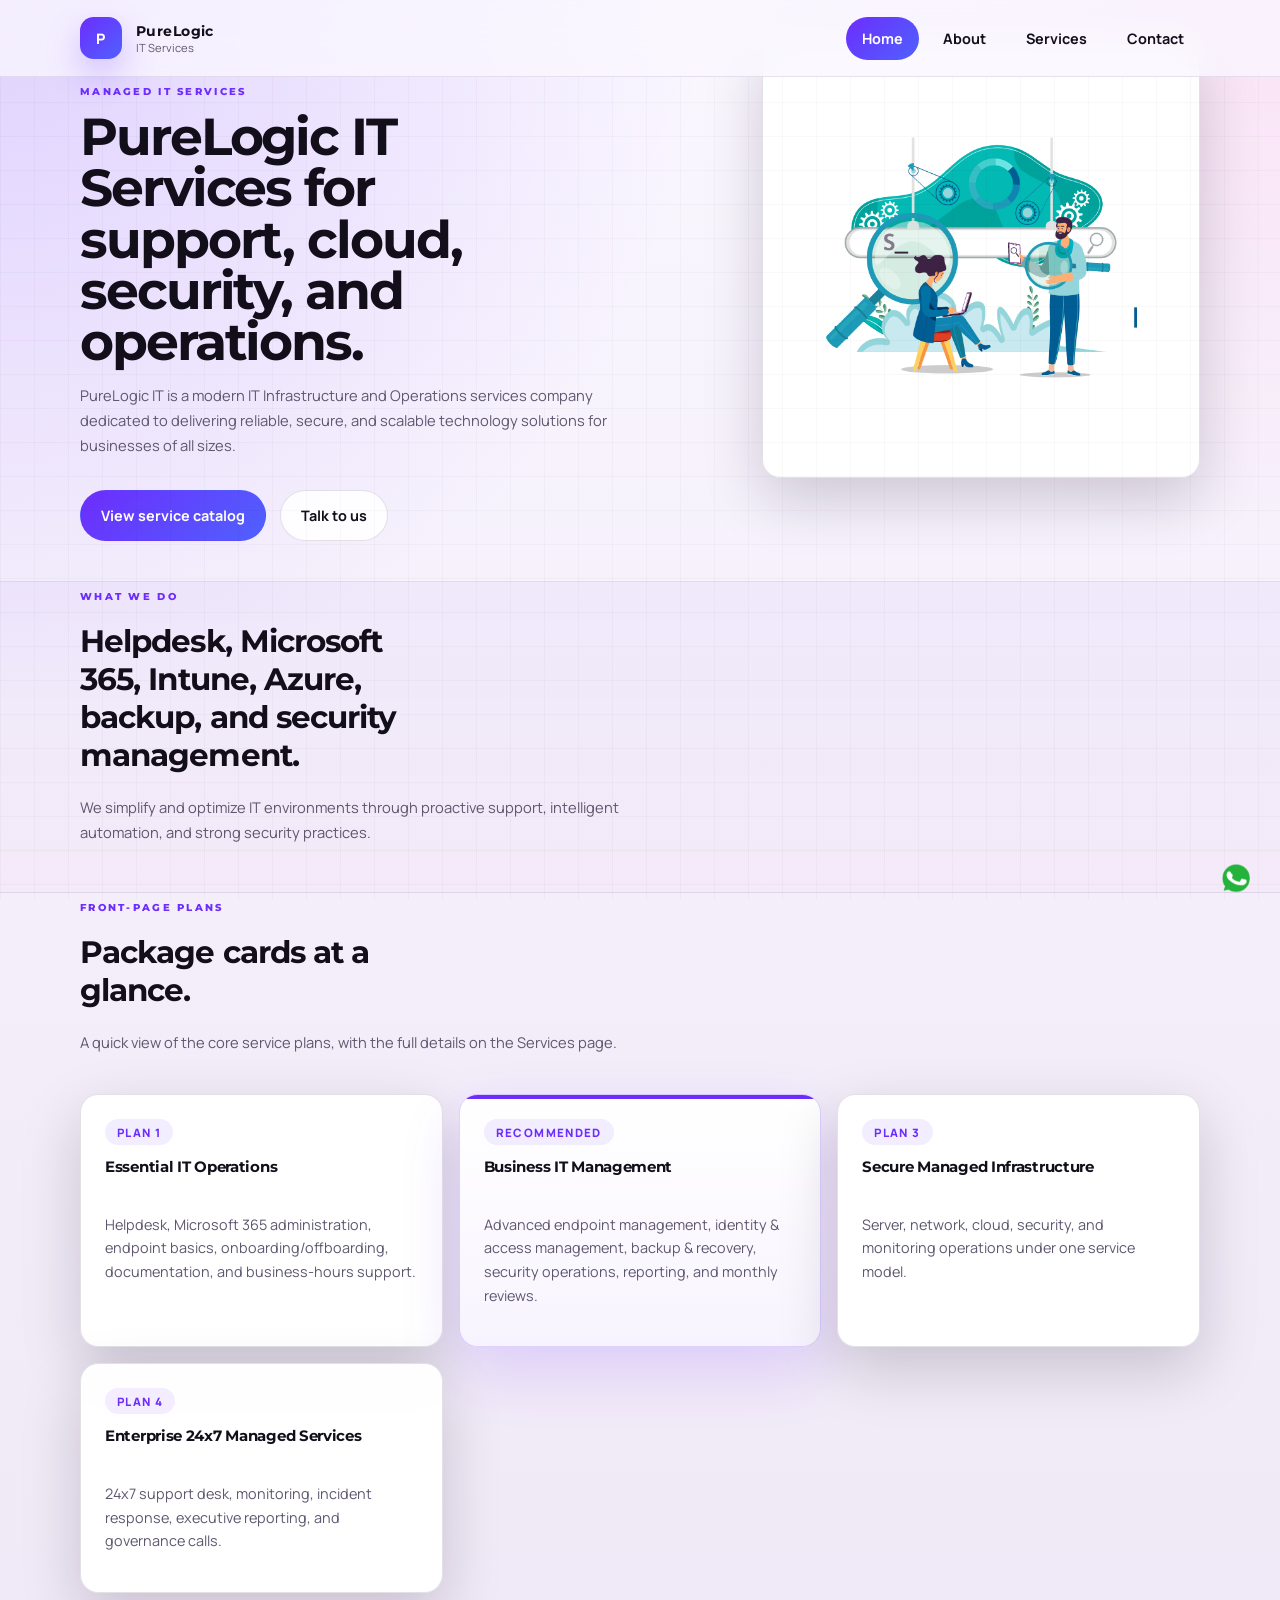
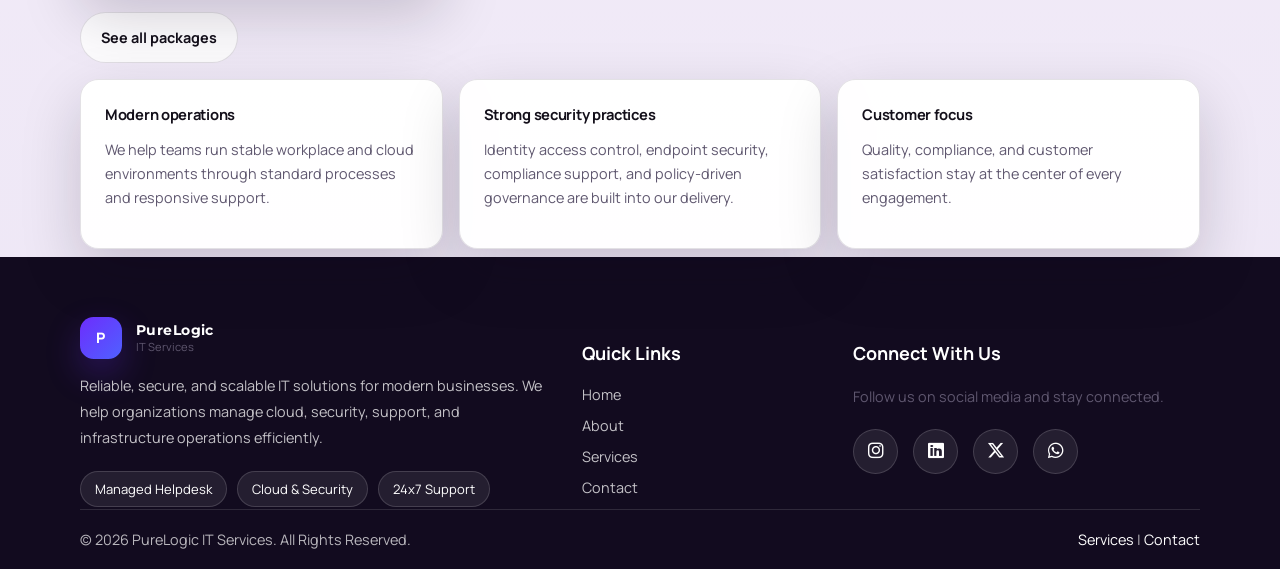
<file: index.html>
<!DOCTYPE html>
<html lang="en">

<head>
    <meta charset="UTF-8">
    <meta name="viewport" content="width=device-width, initial-scale=1.0">
    <meta name="description"
        content="PureLogic IT Services provides managed support, cloud, endpoint, security, and service desk solutions for modern businesses.">
    <link rel="stylesheet" href="css/style.css">
    <link rel="stylesheet" href="https://cdnjs.cloudflare.com/ajax/libs/font-awesome/6.5.1/css/all.min.css">
    <title>PureLogic IT Services | Service Support</title>
</head>

<body>
    <header class="site-header">
        <div class="container nav-shell">
            <a class="brand" href="index.html">
                <span class="brand-mark">P</span>
                <span>
                    <strong>PureLogic</strong>
                    <small>IT Services</small>
                </span>
            </a>
            <button class="menu-toggle" type="button" aria-expanded="false" aria-controls="site-nav">
                <i class="fas fa-bars"></i>
            </button>
            <nav id="site-nav" class="site-nav">
                <a class="active" href="index.html">Home</a>
                <a href="About.html">About</a>
                <a href="Services.html">Services</a>
                <a href="Contact.html">Contact</a>
            </nav>
        </div>
    </header>

    <main>
        <section class="hero section">
            <div class="container hero-grid">
                <div>
                    <p class="eyebrow">Managed IT services</p>
                    <h1>PureLogic IT Services for support, cloud, security, and operations.</h1>
                    <p class="lead">PureLogic IT is a modern IT Infrastructure and Operations services company dedicated
                        to delivering reliable, secure, and scalable technology solutions for businesses of all sizes.
                    </p>
                    <div class="hero-actions">
                        <a class="btn primary" href="Services.html">View service catalog</a>
                        <a class="btn secondary" href="Contact.html">Talk to us</a>
                    </div>
                </div>
                <div class="hero-visual" aria-label="IT support illustration">
                    <img src="Images/solution.gif" alt="IT support and cloud services illustration">
                </div>
            </div>
        </section>

        <section class="section band-muted">
            <div class="container section-heading">
                <p class="eyebrow">What we do</p>
                <h2>Helpdesk, Microsoft 365, Intune, Azure, backup, and security management.</h2>
                <p class="lead">We simplify and optimize IT environments through proactive support, intelligent
                    automation, and strong security practices.</p>
            </div>
        </section>

        <section class="section">
            <div class="container">
                <div class="section-heading">
                    <p class="eyebrow">Front-page plans</p>
                    <h2>Package cards at a glance.</h2>
                    <p class="lead">A quick view of the core service plans, with the full details on the Services page.
                    </p>
                </div>
                <div class="plan-grid home-plan-grid">
                    <article class="package-card plan-card">
                        <div class="plan-top">
                            <span class="plan-badge">Plan 1</span>
                            <h3>Essential IT Operations</h3>
                            <p>Helpdesk, Microsoft 365 administration, endpoint basics, onboarding/offboarding,
                                documentation, and business-hours support.</p>
                        </div>
                    </article>
                    <article class="package-card plan-card featured">
                        <div class="plan-top">
                            <span class="plan-badge">Recommended</span>
                            <h3>Business IT Management</h3>
                            <p>Advanced endpoint management, identity & access management, backup & recovery, security
                                operations, reporting, and monthly reviews.</p>
                        </div>
                    </article>
                    <article class="package-card plan-card">
                        <div class="plan-top">
                            <span class="plan-badge">Plan 3</span>
                            <h3>Secure Managed Infrastructure</h3>
                            <p>Server, network, cloud, security, and monitoring operations under one service model.</p>
                        </div>
                    </article>
                    <article class="package-card plan-card">
                        <div class="plan-top">
                            <span class="plan-badge">Plan 4</span>
                            <h3>Enterprise 24x7 Managed Services</h3>
                            <p>24x7 support desk, monitoring, incident response, executive reporting, and governance
                                calls.</p>
                        </div>
                    </article>
                </div>
                <div class="section-actions">
                    <a class="btn secondary" href="Services.html">See all packages</a>
                </div>
            </div>
        </section>

        <section class="section">
            <div class="container card-grid three-up">
                <article class="info-card">
                    <h3>Modern operations</h3>
                    <p>We help teams run stable workplace and cloud environments through standard processes and
                        responsive support.</p>
                </article>
                <article class="info-card">
                    <h3>Strong security practices</h3>
                    <p>Identity access control, endpoint security, compliance support, and policy-driven governance are
                        built into our delivery.</p>
                </article>
                <article class="info-card">
                    <h3>Customer focus</h3>
                    <p>Quality, compliance, and customer satisfaction stay at the center of every engagement.</p>
                </article>
            </div>
        </section>
    </main>

    <footer class="site-footer">
        <div class="container footer-grid">

            <div class="footer-brand-block">
                <a class="brand footer-brand" href="index.html">
                    <span class="brand-mark">P</span>
                    <span>
                        <strong>PureLogic</strong>
                        <small>IT Services</small>
                    </span>
                </a>

                <p>
                    Reliable, secure, and scalable IT solutions for modern businesses.
                    We help organizations manage cloud, security, support, and
                    infrastructure operations efficiently.
                </p>

                <div class="footer-badges">
                    <span>Managed Helpdesk</span>
                    <span>Cloud & Security</span>
                    <span>24x7 Support</span>
                </div>
            </div>

            <div class="footer-section">
                <h4>Quick Links</h4>

                <ul class="footer-links">
                    <li><a href="index.html">Home</a></li>
                    <li><a href="About.html">About</a></li>
                    <li><a href="Services.html">Services</a></li>
                    <li><a href="Contact.html">Contact</a></li>
                </ul>
            </div>

            <div class="footer-section">
                <h4>Connect With Us</h4>

                <p class="footer-note">
                    Follow us on social media and stay connected.
                </p>


                <div class="footer-social">
                    <a href="#"><i class="fab fa-instagram"></i></a>
                    <a href="#"><i class="fab fa-linkedin"></i></a>
                    <a href="#"><i class="fab fa-x-twitter"></i></a>
                    <a href="#"><i class="fab fa-whatsapp"></i></a>
                </div>
            </div>

        </div>

        <div class="container footer-bottom">
            <p>© 2026 PureLogic IT Services. All Rights Reserved.</p>

            <p>
                <a href="Services.html">Services</a> |
                <a href="Contact.html">Contact</a>
            </p>
        </div>
    </footer>
    <div class="sticky-whats">
        <a href="https://wa.me/+919205836128" target="_blank">
            <img src="Images/animation/whatshap.gif" alt="fa-whatsapp">
        </a>
    </div>
    <script src="js/script.js"></script>
</body>

</html>
</file>
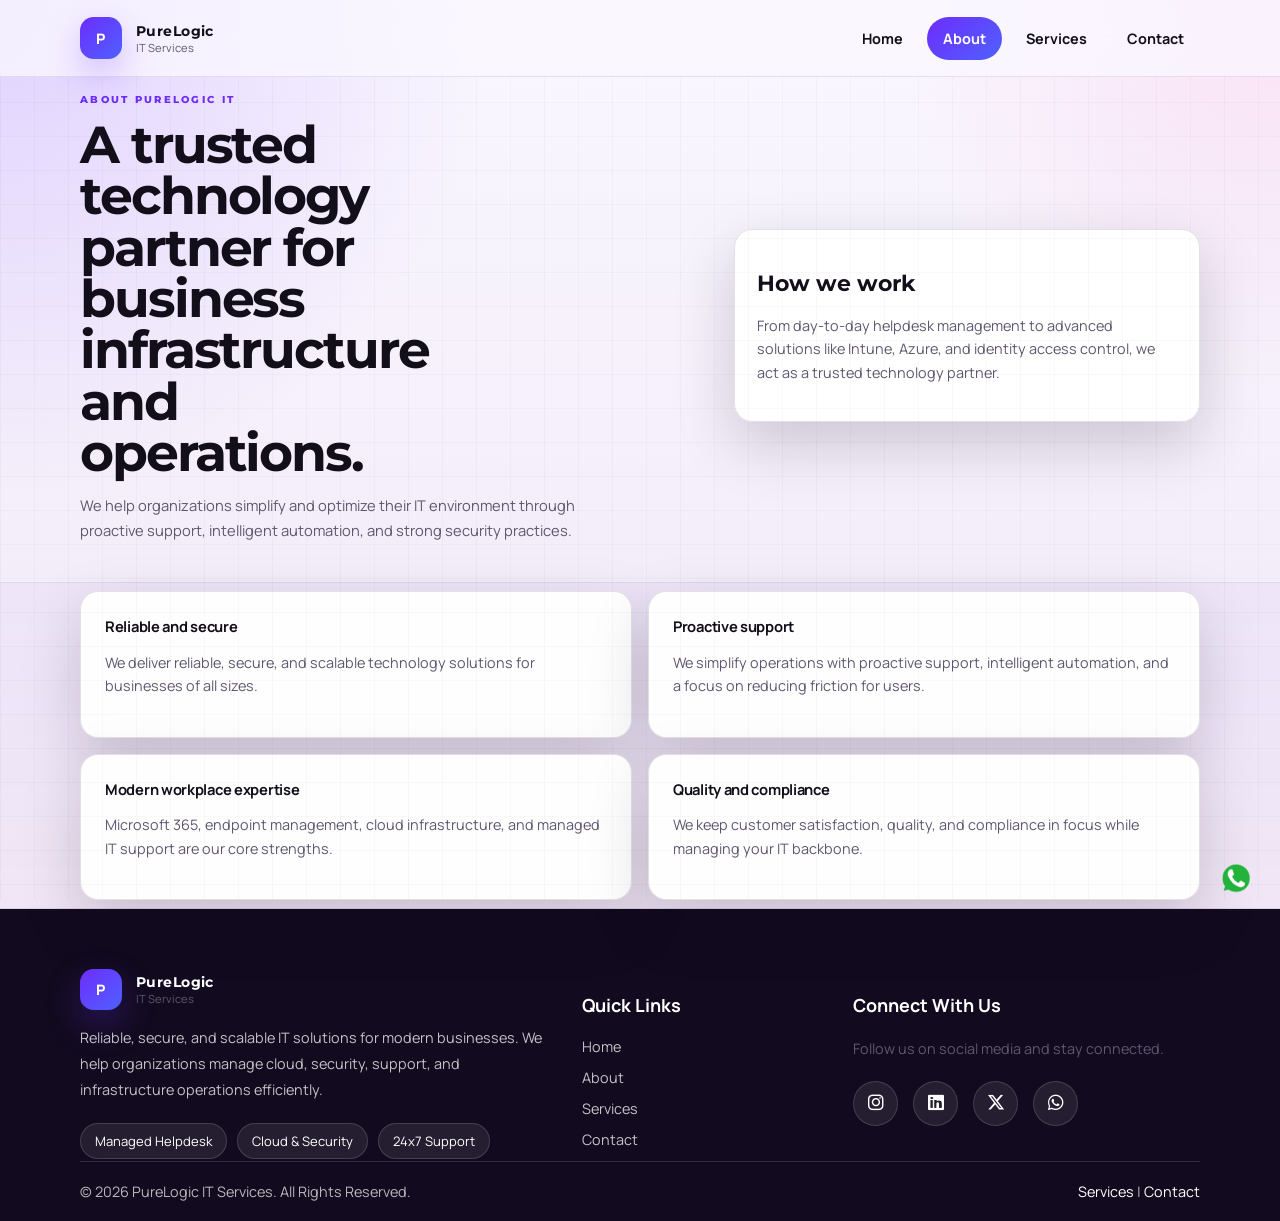
<file: About.html>
<!DOCTYPE html>
<html lang="en">

<head>
    <meta charset="UTF-8">
    <meta name="viewport" content="width=device-width, initial-scale=1.0">
    <meta name="description"
        content="Learn about PureLogic IT Services and the service-support approach behind our managed IT offerings.">
    <link rel="stylesheet" href="css/style.css">
    <title>About | PureLogic IT Services</title>
    <link rel="stylesheet" href="https://cdnjs.cloudflare.com/ajax/libs/font-awesome/6.5.1/css/all.min.css">
</head>

<body>
    <header class="site-header">
        <div class="container nav-shell">
            <a class="brand" href="index.html">
                <span class="brand-mark">P</span>
                <span>
                    <strong>PureLogic</strong>
                    <small>IT Services</small>
                </span>
            </a>
            <button class="menu-toggle" type="button" aria-expanded="false" aria-controls="site-nav">
                <i class="fas fa-bars"></i>
            </button>
            <nav id="site-nav" class="site-nav">
                <a href="index.html">Home</a>
                <a class="active" href="About.html">About</a>
                <a href="Services.html">Services</a>
                <a href="Contact.html">Contact</a>
            </nav>
        </div>
    </header>

    <main>
        <section class="page-hero section slim">
            <div class="container split-layout">
                <div>
                    <p class="eyebrow">About PureLogic IT</p>
                    <h1>A trusted technology partner for business infrastructure and operations.</h1>
                    <p class="lead">We help organizations simplify and optimize their IT environment through proactive
                        support, intelligent automation, and strong security practices.</p>
                </div>
                <div class="panel-card">
                    <h2>How we work</h2>
                    <p>From day-to-day helpdesk management to advanced solutions like Intune, Azure, and identity access
                        control, we act as a trusted technology partner.</p>
                </div>
            </div>
        </section>

        <section class="section band-muted">
            <div class="container card-grid two-up">
                <article class="info-card">
                    <h3>Reliable and secure</h3>
                    <p>We deliver reliable, secure, and scalable technology solutions for businesses of all sizes.</p>
                </article>
                <article class="info-card">
                    <h3>Proactive support</h3>
                    <p>We simplify operations with proactive support, intelligent automation, and a focus on reducing
                        friction for users.</p>
                </article>
                <article class="info-card">
                    <h3>Modern workplace expertise</h3>
                    <p>Microsoft 365, endpoint management, cloud infrastructure, and managed IT support are our core
                        strengths.</p>
                </article>
                <article class="info-card">
                    <h3>Quality and compliance</h3>
                    <p>We keep customer satisfaction, quality, and compliance in focus while managing your IT backbone.
                    </p>
                </article>
            </div>
        </section>
    </main>

    <footer class="site-footer">
        <div class="container footer-grid">

            <div class="footer-brand-block">
                <a class="brand footer-brand" href="index.html">
                    <span class="brand-mark">P</span>
                    <span>
                        <strong>PureLogic</strong>
                        <small>IT Services</small>
                    </span>
                </a>

                <p>
                    Reliable, secure, and scalable IT solutions for modern businesses.
                    We help organizations manage cloud, security, support, and
                    infrastructure operations efficiently.
                </p>

                <div class="footer-badges">
                    <span>Managed Helpdesk</span>
                    <span>Cloud & Security</span>
                    <span>24x7 Support</span>
                </div>
            </div>

            <div class="footer-section">
                <h4>Quick Links</h4>

                <ul class="footer-links">
                    <li><a href="index.html">Home</a></li>
                    <li><a href="About.html">About</a></li>
                    <li><a href="Services.html">Services</a></li>
                    <li><a href="Contact.html">Contact</a></li>
                </ul>
            </div>

            <div class="footer-section">
                <h4>Connect With Us</h4>

                <p class="footer-note">
                    Follow us on social media and stay connected.
                </p>

                <div class="footer-social">
                    <div class="footer-social">
                        <a href="#"><i class="fab fa-instagram"></i></a>
                        <a href="#"><i class="fab fa-linkedin"></i></a>
                        <a href="#"><i class="fab fa-x-twitter"></i></a>
                        <a href="#"><i class="fab fa-whatsapp"></i></a>
                    </div>
                </div>
            </div>

        </div>

        <div class="container footer-bottom">
            <p>© 2026 PureLogic IT Services. All Rights Reserved.</p>

            <p>
                <a href="Services.html">Services</a> |
                <a href="Contact.html">Contact</a>
            </p>
        </div>
    </footer>
    <div class="sticky-whats">
        <a href="https://wa.me/+919205836128" target="_blank">
            <img src="Images/animation/whatshap.gif" alt="fa-whatsapp">
        </a>
    </div>
    <script src="js/script.js"></script>
</body>

</html>
</file>
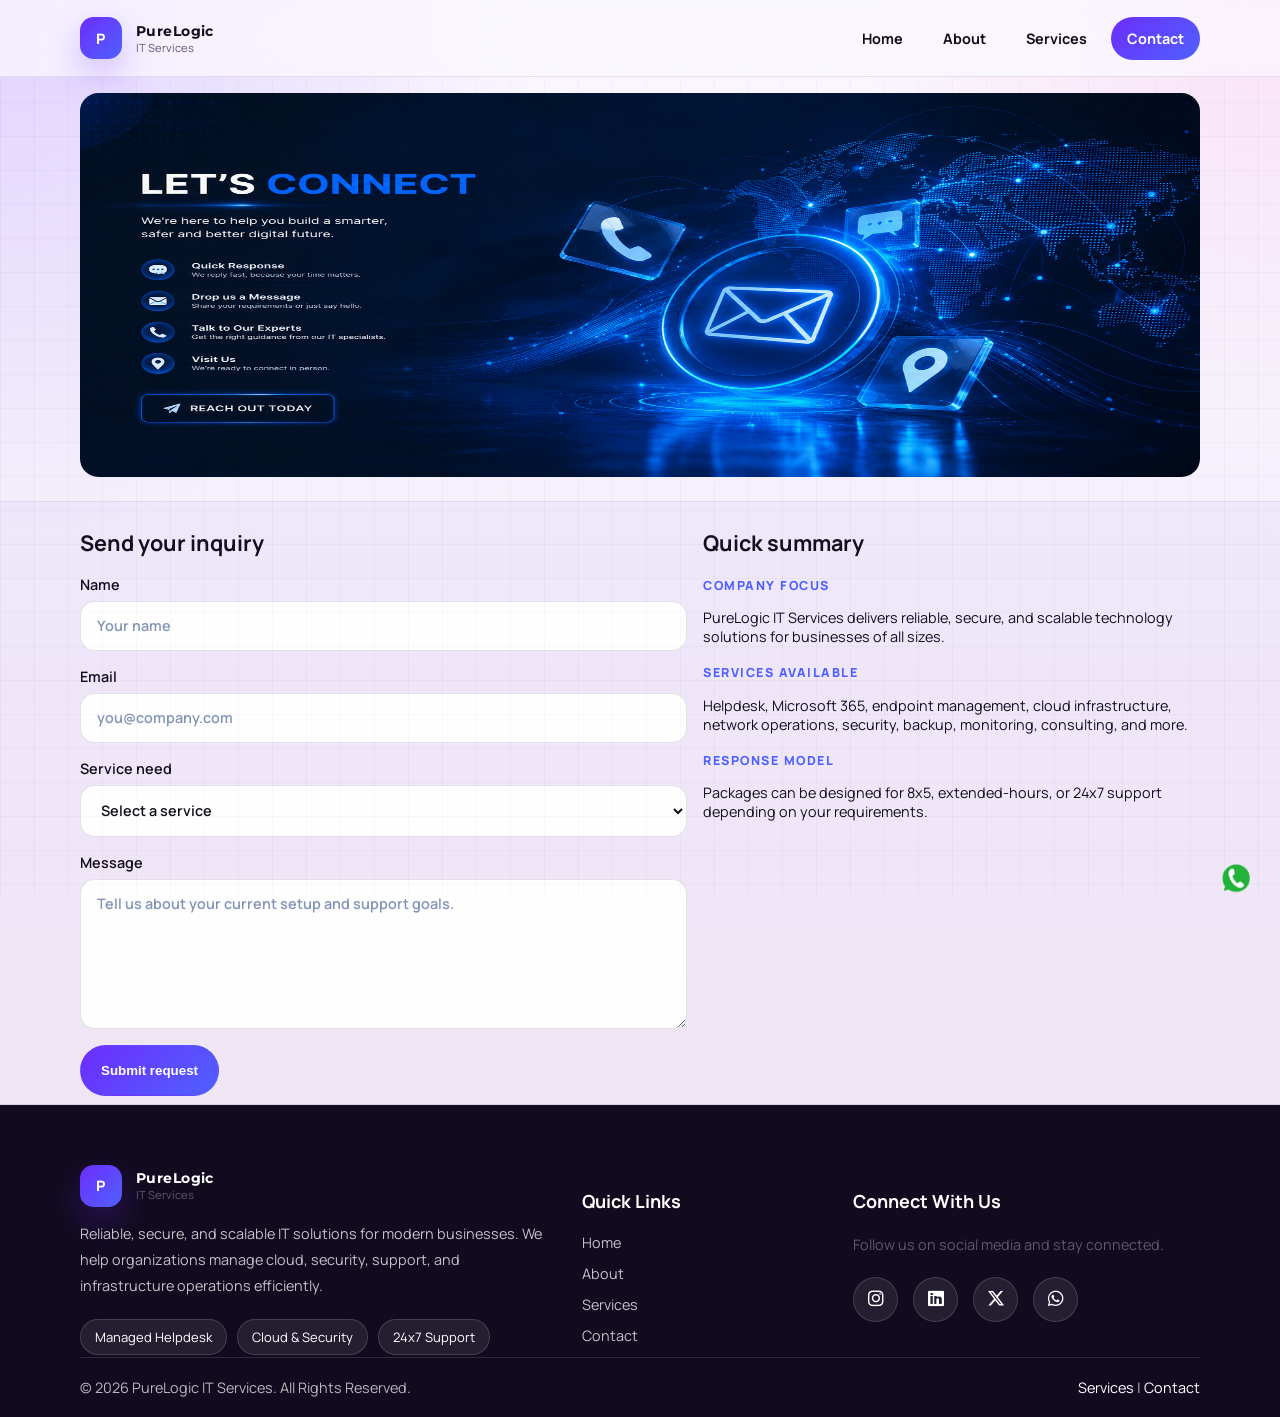
<file: Contact.html>
<!DOCTYPE html>
<html lang="en">

<head>
    <meta charset="UTF-8">
    <meta name="viewport" content="width=device-width, initial-scale=1.0">
    <meta name="description"
        content="Contact PureLogic IT Services for service support, managed IT partnerships, and project discussions.">
    <link rel="stylesheet" href="css/style.css">
    <link rel="stylesheet" href="https://cdnjs.cloudflare.com/ajax/libs/font-awesome/6.5.1/css/all.min.css">
    <title>Contact | PureLogic IT Services</title>
</head>

<body>
    <header class="site-header">
        <div class="container nav-shell">
            <a class="brand" href="index.html">
                <span class="brand-mark">P</span>
                <span>
                    <strong>PureLogic</strong>
                    <small>IT Services</small>
                </span>
            </a>
            <button class="menu-toggle" type="button" aria-expanded="false" aria-controls="site-nav">
                <i class="fas fa-bars"></i>
            </button>
            <nav id="site-nav" class="site-nav">
                <a href="index.html">Home</a>
                <a href="About.html">About</a>
                <a href="Services.html">Services</a>
                <a class="active" href="Contact.html">Contact</a>
            </nav>
        </div>
    </header>

    <main>
        <section class="page-hero section slim">
            <div class="container">
                <div>
                    <img src="Images/contact.png" alt="" srcset="">
                </div>

            </div>
        </section>

        <section class="section band-muted">
            <div class="container contact-grid">
               <form class="contact-card" id="contact-form">
    <h2>Send your inquiry</h2>

    <label>
        Name
        <input type="text" name="name" placeholder="Your name" required>
    </label>

    <label>
        Email
        <input type="email" name="email" placeholder="you@company.com" required>
    </label>

    <label>
        Service need
        <select name="service" required>
            <option value="">Select a service</option>
            <option>Service desk support</option>
            <option>Microsoft 365 / Azure</option>
            <option>Endpoint & Intune management</option>
            <option>Security & compliance</option>
            <option>Managed infrastructure</option>
            <option>Consulting project</option>
        </select>
    </label>

    <label>
        Message
        <textarea name="message" rows="5" placeholder="Tell us about your current setup and support goals." required></textarea>
    </label>

    <button class="btn primary" type="submit">Submit request</button>
</form>

<div class="popup" id="popup">
    <div class="popup-card">
        <h2>Thank You!</h2>
        <img class="Success-logo" src="Images/animation/Okay.gif" alt="Success message">
        <p >Your request has been captured for follow-up.</p>
        <button type="button" id="close-popup">OK</button>
    </div>
</div>
                <aside class="contact-card contact-info">
                    <h2>Quick summary</h2>
                    <div>
                        <span class="label">Company focus</span>
                        <p>PureLogic IT Services delivers reliable, secure, and scalable technology solutions for
                            businesses of all sizes.</p>
                    </div>
                    <div>
                        <span class="label">Services available</span>
                        <p>Helpdesk, Microsoft 365, endpoint management, cloud infrastructure, network operations,
                            security, backup, monitoring, consulting, and more.</p>
                    </div>
                    <div>
                        <span class="label">Response model</span>
                        <p>Packages can be designed for 8x5, extended-hours, or 24x7 support depending on your
                            requirements.</p>
                    </div>
                </aside>
            </div>
        </section>
    </main>

    <footer class="site-footer">
        <div class="container footer-grid">

            <div class="footer-brand-block">
                <a class="brand footer-brand" href="index.html">
                    <span class="brand-mark">P</span>
                    <span>
                        <strong>PureLogic</strong>
                        <small>IT Services</small>
                    </span>
                </a>

                <p>
                    Reliable, secure, and scalable IT solutions for modern businesses.
                    We help organizations manage cloud, security, support, and
                    infrastructure operations efficiently.
                </p>

                <div class="footer-badges">
                    <span>Managed Helpdesk</span>
                    <span>Cloud & Security</span>
                    <span>24x7 Support</span>
                </div>
            </div>

            <div class="footer-section">
                <h4>Quick Links</h4>

                <ul class="footer-links">
                    <li><a href="index.html">Home</a></li>
                    <li><a href="About.html">About</a></li>
                    <li><a href="Services.html">Services</a></li>
                    <li><a href="Contact.html">Contact</a></li>
                </ul>
            </div>

            <div class="footer-section">
                <h4>Connect With Us</h4>

                <p class="footer-note">
                    Follow us on social media and stay connected.
                </p>

                <div class="footer-social">
                    <div class="footer-social">
                        <a href="#"><i class="fab fa-instagram"></i></a>
                        <a href="#"><i class="fab fa-linkedin"></i></a>
                        <a href="#"><i class="fab fa-x-twitter"></i></a>
                        <a href="#"><i class="fab fa-whatsapp"></i></a>
                    </div>
                </div>
            </div>

        </div>

        <div class="container footer-bottom">
            <p>© 2026 PureLogic IT Services. All Rights Reserved.</p>

            <p>
                <a href="Services.html">Services</a> |
                <a href="Contact.html">Contact</a>
            </p>
        </div>
    </footer>
    <div class="sticky-whats">
        <a href="https://wa.me/+919205836128" target="_blank">
            <img src="Images/animation/whatshap.gif" alt="fa-whatsapp">
        </a>
    </div>
    <script src="js/script.js"></script>
</body>

</html>
</file>
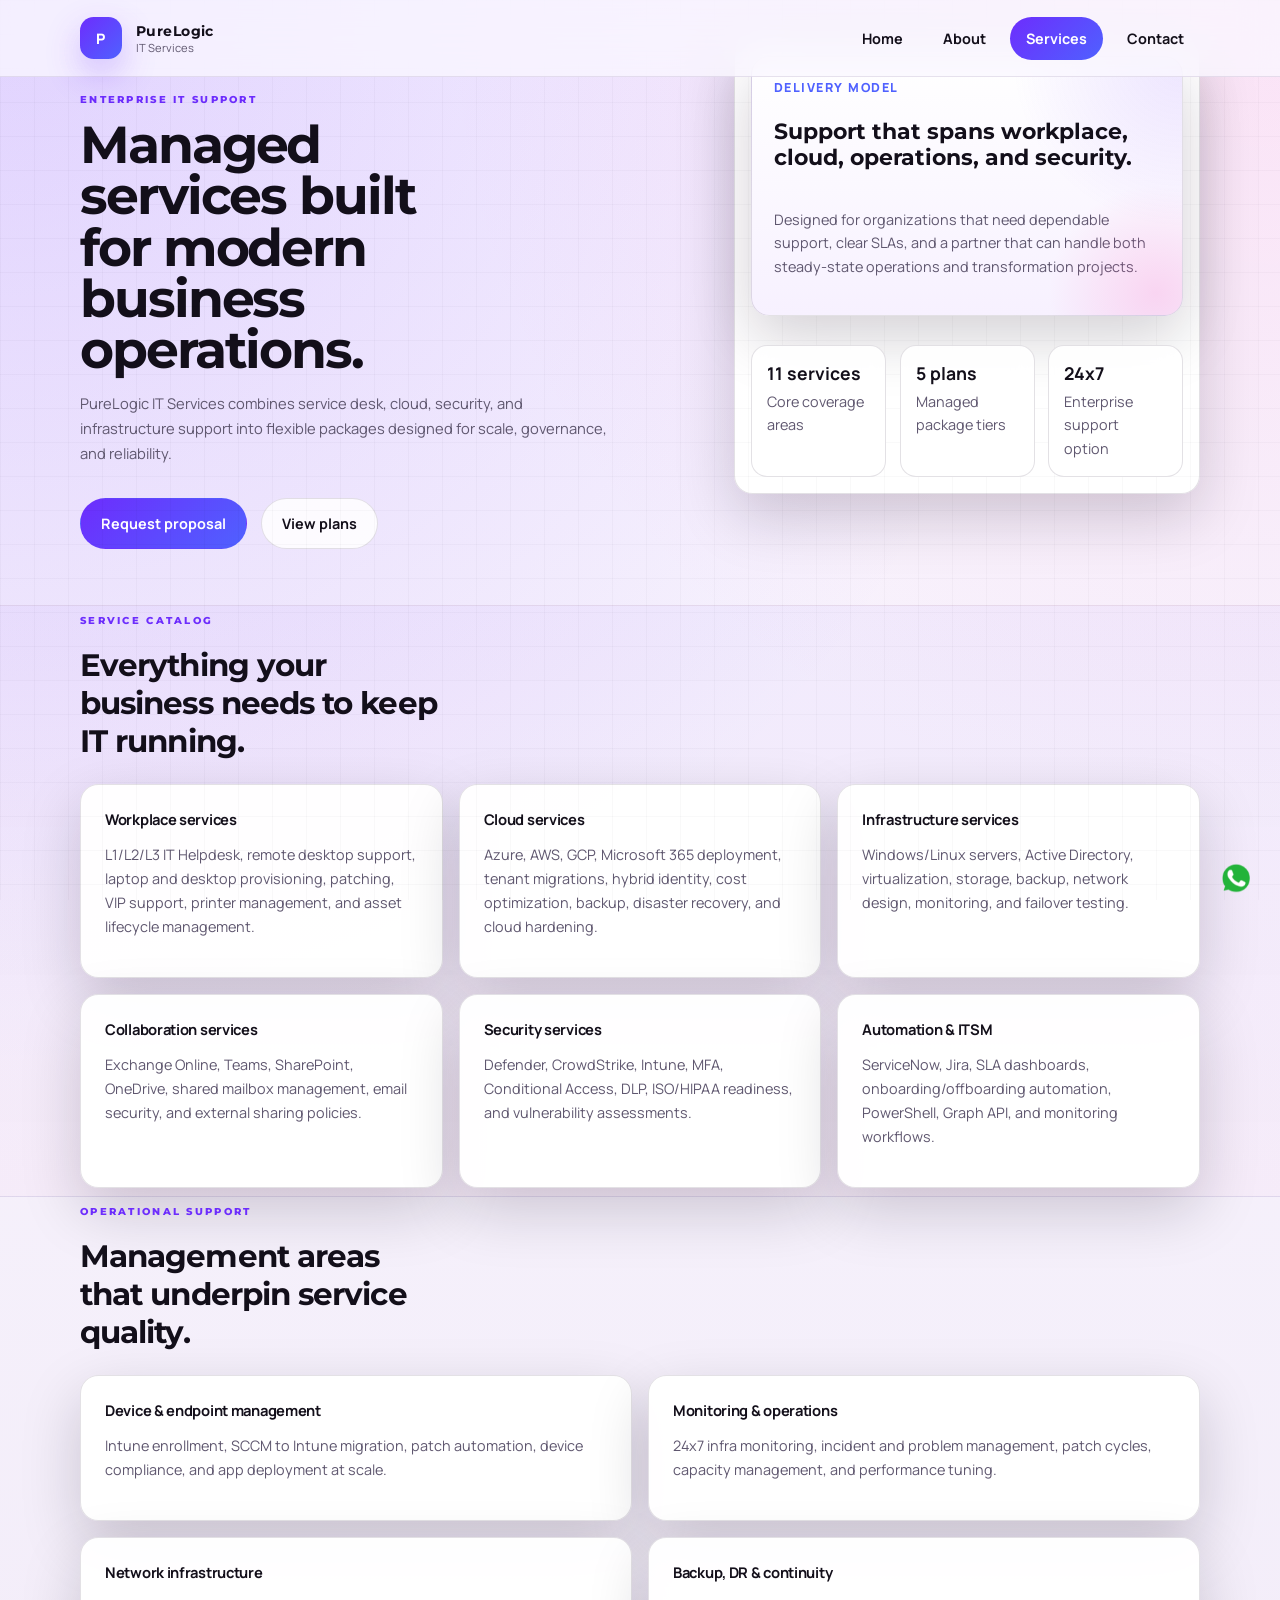
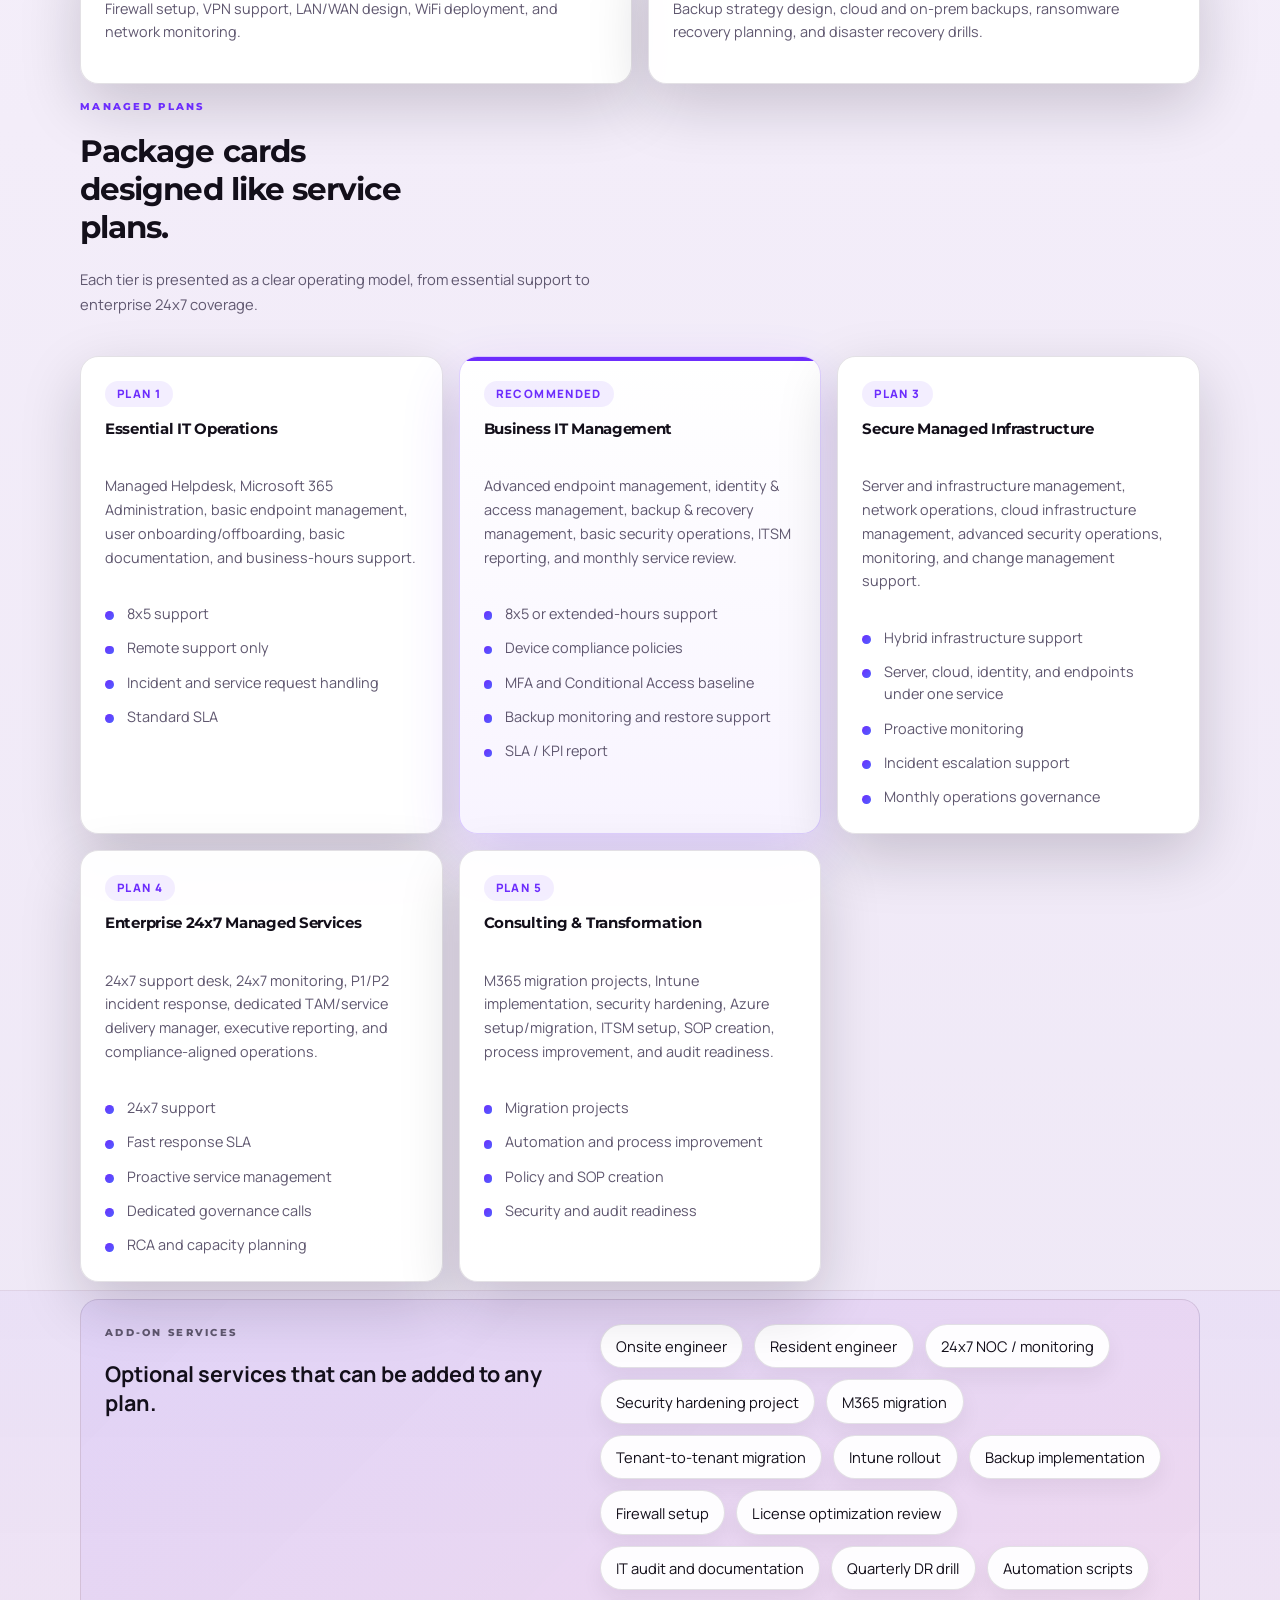
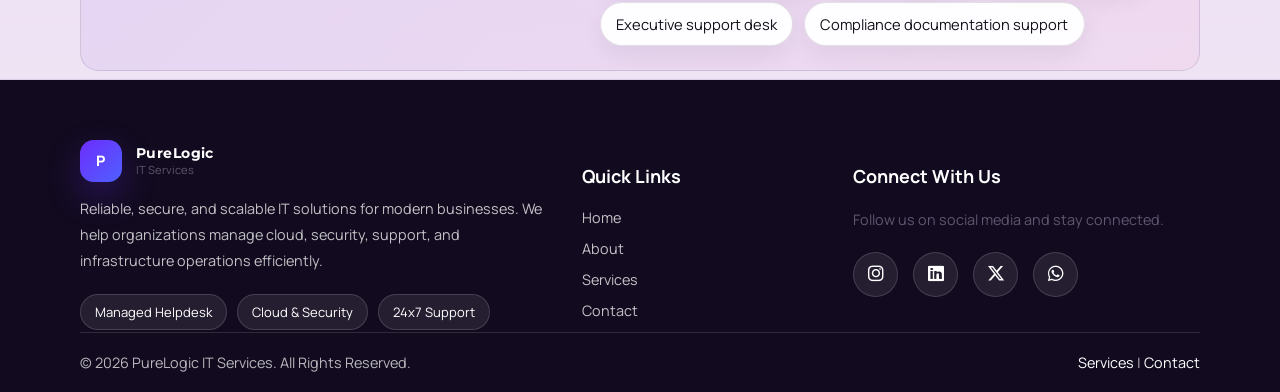
<file: Services.html>
<!DOCTYPE html>
<html lang="en">
<head>
    <meta charset="UTF-8">
    <meta name="viewport" content="width=device-width, initial-scale=1.0">
    <meta name="description" content="PureLogic IT Services packages, service categories, and add-on support offerings for managed IT operations.">
    <link rel="stylesheet" href="css/style.css">
    <link rel="stylesheet" href="https://cdnjs.cloudflare.com/ajax/libs/font-awesome/6.5.1/css/all.min.css">
    <title>Services | PureLogic IT Services</title>
</head>
<body>
    <header class="site-header">
        <div class="container nav-shell">
            <a class="brand" href="index.html">
                <span class="brand-mark">P</span>
                <span>
                    <strong>PureLogic</strong>
                    <small>IT Services</small>
                </span>
            </a>
        <button class="menu-toggle"
        type="button"
        aria-expanded="false"
        aria-controls="site-nav">
         <i class="fas fa-bars"></i>
</button>
            <nav id="site-nav" class="site-nav">
                <a href="index.html">Home</a>
                <a href="About.html">About</a>
                <a class="active" href="Services.html">Services</a>
                <a href="Contact.html">Contact</a>
            </nav>
        </div>
    </header>

    <main>
        <section class="page-hero section slim">
            <div class="container split-layout">
                <div>
                    <p class="eyebrow">Enterprise IT support</p>
                    <h1>Managed services built for modern business operations.</h1>
                    <p class="lead">PureLogic IT Services combines service desk, cloud, security, and infrastructure support into flexible packages designed for scale, governance, and reliability.</p>
                    <div class="hero-actions">
                        <a class="btn primary" href="Contact.html">Request proposal</a>
                        <a class="btn secondary" href="#packages">View plans</a>
                    </div>
                </div>
                <div class="hero-panel hero-summary">
                    <div class="panel-card highlight">
                        <span>Delivery model</span>
                        <h2>Support that spans workplace, cloud, operations, and security.</h2>
                        <p>Designed for organizations that need dependable support, clear SLAs, and a partner that can handle both steady-state operations and transformation projects.</p>
                    </div>
                    <div class="stats-row compact">
                        <div>
                            <strong>11 services</strong>
                            <span>Core coverage areas</span>
                        </div>
                        <div>
                            <strong>5 plans</strong>
                            <span>Managed package tiers</span>
                        </div>
                        <div>
                            <strong>24x7</strong>
                            <span>Enterprise support option</span>
                        </div>
                    </div>
                </div>
            </div>
        </section>

        <section class="section band-muted">
            <div class="container">
                <div class="section-heading">
                    <p class="eyebrow">Service catalog</p>
                    <h2>Everything your business needs to keep IT running.</h2>
                </div>
                <div class="card-grid three-up service-grid">
                    <article class="info-card"><h3>Workplace services</h3><p>L1/L2/L3 IT Helpdesk, remote desktop support, laptop and desktop provisioning, patching, VIP support, printer management, and asset lifecycle management.</p></article>
                    <article class="info-card"><h3>Cloud services</h3><p>Azure, AWS, GCP, Microsoft 365 deployment, tenant migrations, hybrid identity, cost optimization, backup, disaster recovery, and cloud hardening.</p></article>
                    <article class="info-card"><h3>Infrastructure services</h3><p>Windows/Linux servers, Active Directory, virtualization, storage, backup, network design, monitoring, and failover testing.</p></article>
                    <article class="info-card"><h3>Collaboration services</h3><p>Exchange Online, Teams, SharePoint, OneDrive, shared mailbox management, email security, and external sharing policies.</p></article>
                    <article class="info-card"><h3>Security services</h3><p>Defender, CrowdStrike, Intune, MFA, Conditional Access, DLP, ISO/HIPAA readiness, and vulnerability assessments.</p></article>
                    <article class="info-card"><h3>Automation & ITSM</h3><p>ServiceNow, Jira, SLA dashboards, onboarding/offboarding automation, PowerShell, Graph API, and monitoring workflows.</p></article>
                </div>
            </div>
        </section>

        <section class="section">
            <div class="container">
                <div class="section-heading">
                    <p class="eyebrow">Operational support</p>
                    <h2>Management areas that underpin service quality.</h2>
                </div>
                <div class="card-grid two-up service-grid">
                    <article class="info-card"><h3>Device & endpoint management</h3><p>Intune enrollment, SCCM to Intune migration, patch automation, device compliance, and app deployment at scale.</p></article>
                    <article class="info-card"><h3>Monitoring & operations</h3><p>24x7 infra monitoring, incident and problem management, patch cycles, capacity management, and performance tuning.</p></article>
                    <article class="info-card"><h3>Network infrastructure</h3><p>Firewall setup, VPN support, LAN/WAN design, WiFi deployment, and network monitoring.</p></article>
                    <article class="info-card"><h3>Backup, DR & continuity</h3><p>Backup strategy design, cloud and on-prem backups, ransomware recovery planning, and disaster recovery drills.</p></article>
                </div>
            </div>
        </section>

        <section class="section" id="packages">
            <div class="container">
                <div class="section-heading">
                    <p class="eyebrow">Managed plans</p>
                    <h2>Package cards designed like service plans.</h2>
                    <p class="lead">Each tier is presented as a clear operating model, from essential support to enterprise 24x7 coverage.</p>
                </div>
                <div class="plan-grid">
                    <article class="package-card plan-card">
                        <div class="plan-top">
                            <span class="plan-badge">Plan 1</span>
                            <h3>Essential IT Operations</h3>
                            <p>Managed Helpdesk, Microsoft 365 Administration, basic endpoint management, user onboarding/offboarding, basic documentation, and business-hours support.</p>
                        </div>
                        <ul class="plan-list">
                            <li>8x5 support</li>
                            <li>Remote support only</li>
                            <li>Incident and service request handling</li>
                            <li>Standard SLA</li>
                        </ul>
                    </article>

                    <article class="package-card plan-card featured">
                        <div class="plan-top">
                            <span class="plan-badge">Recommended</span>
                            <h3>Business IT Management</h3>
                            <p>Advanced endpoint management, identity & access management, backup & recovery management, basic security operations, ITSM reporting, and monthly service review.</p>
                        </div>
                        <ul class="plan-list">
                            <li>8x5 or extended-hours support</li>
                            <li>Device compliance policies</li>
                            <li>MFA and Conditional Access baseline</li>
                            <li>Backup monitoring and restore support</li>
                            <li>SLA / KPI report</li>
                        </ul>
                    </article>

                    <article class="package-card plan-card">
                        <div class="plan-top">
                            <span class="plan-badge">Plan 3</span>
                            <h3>Secure Managed Infrastructure</h3>
                            <p>Server and infrastructure management, network operations, cloud infrastructure management, advanced security operations, monitoring, and change management support.</p>
                        </div>
                        <ul class="plan-list">
                            <li>Hybrid infrastructure support</li>
                            <li>Server, cloud, identity, and endpoints under one service</li>
                            <li>Proactive monitoring</li>
                            <li>Incident escalation support</li>
                            <li>Monthly operations governance</li>
                        </ul>
                    </article>

                    <article class="package-card plan-card">
                        <div class="plan-top">
                            <span class="plan-badge">Plan 4</span>
                            <h3>Enterprise 24x7 Managed Services</h3>
                            <p>24x7 support desk, 24x7 monitoring, P1/P2 incident response, dedicated TAM/service delivery manager, executive reporting, and compliance-aligned operations.</p>
                        </div>
                        <ul class="plan-list">
                            <li>24x7 support</li>
                            <li>Fast response SLA</li>
                            <li>Proactive service management</li>
                            <li>Dedicated governance calls</li>
                            <li>RCA and capacity planning</li>
                        </ul>
                    </article>

                    <article class="package-card plan-card">
                        <div class="plan-top">
                            <span class="plan-badge">Plan 5</span>
                            <h3>Consulting & Transformation</h3>
                            <p>M365 migration projects, Intune implementation, security hardening, Azure setup/migration, ITSM setup, SOP creation, process improvement, and audit readiness.</p>
                        </div>
                        <ul class="plan-list">
                            <li>Migration projects</li>
                            <li>Automation and process improvement</li>
                            <li>Policy and SOP creation</li>
                            <li>Security and audit readiness</li>
                        </ul>
                    </article>
                </div>
            </div>
        </section>

        <section class="section band-muted">
            <div class="container band-grid add-on-band">
                <div>
                    <p class="eyebrow">Add-on services</p>
                    <h2>Optional services that can be added to any plan.</h2>
                </div>
                <div class="chip-cloud">
                    <span>Onsite engineer</span>
                    <span>Resident engineer</span>
                    <span>24x7 NOC / monitoring</span>
                    <span>Security hardening project</span>
                    <span>M365 migration</span>
                    <span>Tenant-to-tenant migration</span>
                    <span>Intune rollout</span>
                    <span>Backup implementation</span>
                    <span>Firewall setup</span>
                    <span>License optimization review</span>
                    <span>IT audit and documentation</span>
                    <span>Quarterly DR drill</span>
                    <span>Automation scripts</span>
                    <span>Executive support desk</span>
                    <span>Compliance documentation support</span>
                </div>
            </div>
        </section>
    </main>

     <footer class="site-footer">
        <div class="container footer-grid">

            <div class="footer-brand-block">
                <a class="brand footer-brand" href="index.html">
                    <span class="brand-mark">P</span>
                    <span>
                        <strong>PureLogic</strong>
                        <small>IT Services</small>
                    </span>
                </a>

                <p>
                    Reliable, secure, and scalable IT solutions for modern businesses.
                    We help organizations manage cloud, security, support, and
                    infrastructure operations efficiently.
                </p>

                <div class="footer-badges">
                    <span>Managed Helpdesk</span>
                    <span>Cloud & Security</span>
                    <span>24x7 Support</span>
                </div>
            </div>

            <div class="footer-section">
                <h4>Quick Links</h4>

                <ul class="footer-links">
                    <li><a href="index.html">Home</a></li>
                    <li><a href="About.html">About</a></li>
                    <li><a href="Services.html">Services</a></li>
                    <li><a href="Contact.html">Contact</a></li>
                </ul>
            </div>

            <div class="footer-section">
                <h4>Connect With Us</h4>

                <p class="footer-note">
                    Follow us on social media and stay connected.
                </p>

                <div class="footer-social">
                    <div class="footer-social">
                        <a href="#"><i class="fab fa-instagram"></i></a>
                        <a href="#"><i class="fab fa-linkedin"></i></a>
                        <a href="#"><i class="fab fa-x-twitter"></i></a>
                        <a href="#"><i class="fab fa-whatsapp"></i></a>
                    </div>
                </div>
            </div>

        </div>

        <div class="container footer-bottom">
            <p>© 2026 PureLogic IT Services. All Rights Reserved.</p>

            <p>
                <a href="Services.html">Services</a> |
                <a href="Contact.html">Contact</a>
            </p>
        </div>
    </footer>
    <div class="sticky-whats">
       <a href="https://wa.me/+919205836128" target="_blank">
            <img src="Images/animation/whatshap.gif" alt="fa-whatsapp">
        </a>
    </div>
    <script src="js/script.js"></script>
</body>
</html>
</file>
<file: css/style.css>
@import url('https://fonts.googleapis.com/css2?family=Manrope:wght@400;500;600;700;800&family=Montserrat:wght@700;800&display=swap');
@import url('./footer.css');
@import url('./navbar.css');
@import url('./contact.css');
@import url('./default.css');
@import url('./whatshapp.css');

a {
	color: inherit;
	text-decoration: none;
}

img {
	max-width: 100%;
	display: block;
}

.container {
	width: min(1120px, calc(100% - 2rem));
	margin: 0 auto;
}

.section {
	padding: 0.5rem 0;
}

.section.slim {
	padding-top: 3rem;
}

.site-header {
	position: sticky;
	top: 0;
	z-index: 20;
	backdrop-filter: blur(18px);
	background: rgba(250, 247, 255, 0.76);
	border-bottom: 1px solid rgba(104, 81, 126, 0.14);
}


.brand {
	display: inline-flex;
	align-items: center;
	gap: 0.9rem;
}

.brand strong,
.section-heading h2,
.hero h1,
.page-hero h1,
.panel-card h2,
.package-card h3,
.eyebrow {
	font-family: 'Montserrat', sans-serif;
}

.brand strong {
	display: block;
	font-size: 0.9rem;
	letter-spacing: 0.03em;
}

.brand small {
	display: block;
	color: var(--muted);
	font-size: 0.7rem;
}

.brand-mark {
	width: 2.6rem;
	height: 2.6rem;
	border-radius: 0.85rem;
	display: grid;
	place-items: center;
	background: linear-gradient(135deg, var(--accent), var(--accent-2));
	color: #ffffff;
	font-weight: 800;
	box-shadow: 0 14px 34px rgba(109, 45, 253, 0.28);
}

.hero-grid,
.split-layout,
.band-grid {
	display: grid;
	gap: 1.5rem;
}

.hero-grid {
	grid-template-columns: minmax(0, 1.2fr) minmax(320px, 0.8fr);
	align-items: center;
}

.hero h1,
.page-hero h1 {
	margin: 0;
	line-height: 0.98;
	font-size: clamp(2.1rem, 4.1vw, 4.1rem);
	max-width: 11ch;
	letter-spacing: -0.04em;
}

.lead {
	color: var(--muted);
	font-size: 0.92rem;
	line-height: 1.7;
	max-width: 60ch;
}

.eyebrow {
	margin: 0 0 0.8rem;
	color: var(--accent);
	text-transform: uppercase;
	letter-spacing: 0.22em;
	font-size: 0.65rem;
	font-weight: 800;
}

.hero-actions {
	display: flex;
	flex-wrap: wrap;
	gap: 0.9rem;
	margin: 2rem 0;
}

.hero-callout {
	margin-top: 1.3rem;
	margin-bottom: 1rem;
	padding: 1.15rem 1.2rem;
	background: linear-gradient(180deg, #ffffff, #f7f1ff);
	border-left: 4px solid var(--accent);
}

.hero-callout h2 {
	margin: 0.25rem 0 0.55rem;
	font-size: 0.98rem;
	letter-spacing: -0.02em;
}

.hero-callout p {
	margin: 0;
	color: var(--muted);
	line-height: 1.65;
}

.btn {
	display: inline-flex;
	align-items: center;
	justify-content: center;
	min-height: 3.2rem;
	padding: 0.85rem 1.25rem;
	border-radius: 999px;
	font-weight: 700;
	border: 1px solid transparent;
	transition: transform 0.2s ease, border-color 0.2s ease, background 0.2s ease;
}

.btn:hover {
	transform: translateY(-1px);
}

.btn.primary {
	background: linear-gradient(135deg, var(--accent), var(--accent-2));
	color: #ffffff;
}

.btn.secondary {
	background: rgba(255, 255, 255, 0.85);
	border-color: var(--line);
	color: var(--text);
}

.hero-metrics {
	display: grid;
	grid-template-columns: repeat(3, minmax(0, 1fr));
	gap: 1rem;
}

.hero-metrics div,
.stats-row div {
	border: 1px solid var(--line);
	border-radius: 1rem;
	padding: 1rem;
	background: rgba(255, 255, 255, 0.88);
	backdrop-filter: blur(10px);
}

.hero-metrics strong,
.stats-row strong {
	display: block;
	font-size: 1.1rem;
	margin-bottom: 0.3rem;
}

.hero-metrics span,
.stats-row span,
.panel-card p,
.info-card p,
.package-card p,
.band-grid p,
.form-note {
	color: var(--muted);
	line-height: 1.65;
}

.hero-panel,
.panel-card,
.info-card,
.package-card {
	background: var(--surface);
	border: 1px solid var(--line);
	border-radius: 1.15rem;
	box-shadow: var(--shadow);
}

.hero-panel {
	padding: 1rem;
	margin-top: -8.8rem;
}

.hero-visual {
	display: flex;
	align-items: center;
	justify-content: center;
	padding: 1rem;
	margin-top: -8.8rem;
	background: var(--surface);
	border: 1px solid var(--line);
	border-radius: 1.15rem;
	box-shadow: var(--shadow);
}

.hero-visual img {
	width: 100%;
	height: auto;
	max-width: 560px;
	object-fit: contain;
}

.hero-summary {
	display: grid;
	gap: 0.9rem;
}

.panel-card {
	padding: 1.35rem;
}

.panel-card.highlight {
	min-height: 260px;
	display: flex;
	flex-direction: column;
	justify-content: space-between;
	background:
		radial-gradient(circle at top right, rgba(109, 45, 253, 0.12), transparent 34%),
		linear-gradient(180deg, #ffffff, #f7f1ff);
	position: relative;
	overflow: hidden;
}

.panel-card.highlight::after {
	content: '';
	position: absolute;
	inset: auto -20% -35% auto;
	width: 14rem;
	height: 14rem;
	background: radial-gradient(circle, rgba(255, 79, 180, 0.18), transparent 68%);
	transform: rotate(25deg);
}

.panel-card span,
.label {
	color: var(--accent-2);
	font-size: 0.78rem;
	font-weight: 800;
	letter-spacing: 0.12em;
	text-transform: uppercase;
}

.stats-row {
	display: grid;
	grid-template-columns: repeat(3, minmax(0, 1fr));
	gap: 0.85rem;
	margin-top: 0.9rem;
}

.stats-row.compact div {
	padding: 0.95rem;
}

.section-heading {
	display: grid;
	gap: 0.4rem;
	margin-bottom: 1.5rem;
}

.section-heading h2,
.package-card h3,
.info-card h3 {
	margin: 0;
}

.section-heading h2 {
	font-size: clamp(1.45rem, 2.4vw, 2.2rem);
	max-width: 17ch;
	letter-spacing: -0.03em;
}

.card-grid {
	display: grid;
	gap: 1rem;
}

.card-grid.three-up {
	grid-template-columns: repeat(3, minmax(0, 1fr));
}

.card-grid.two-up {
	grid-template-columns: repeat(2, minmax(0, 1fr));
}

.service-grid {
	align-items: stretch;
}

.plan-grid {
	display: grid;
	grid-template-columns: repeat(12, minmax(0, 1fr));
	gap: 1rem;
}

.home-plan-grid {
	margin-top: 0.5rem;
}

.plan-card {
	grid-column: span 4;
	display: flex;
	flex-direction: column;
	gap: 1.2rem;
	min-height: 100%;
	position: relative;
	overflow: hidden;
}

.plan-card.featured {
	grid-column: span 4;
	background: linear-gradient(180deg, #ffffff, #f8f4ff);
	border-color: rgba(109, 45, 253, 0.22);
	box-shadow: 0 24px 60px rgba(109, 45, 253, 0.16);
}

.plan-card.featured::before {
	content: '';
	position: absolute;
	inset: 0;
	border-top: 4px solid var(--accent);
	pointer-events: none;
}

.plan-top {
	display: grid;
	gap: 0.8rem;
}

.plan-badge {
	display: inline-flex;
	align-items: center;
	width: fit-content;
	padding: 0.35rem 0.75rem;
	border-radius: 999px;
	background: rgba(109, 45, 253, 0.08);
	color: var(--accent);
	font-size: 0.72rem;
	font-weight: 800;
	letter-spacing: 0.12em;
	text-transform: uppercase;
}

.plan-list {
	list-style: none;
	padding: 0;
	margin: 0;
	display: grid;
	gap: 0.75rem;
}

.plan-list li {
	position: relative;
	padding-left: 1.35rem;
	line-height: 1.55;
	color: var(--muted);
}

.plan-list li::before {
	content: '';
	position: absolute;
	left: 0;
	top: 0.52rem;
	width: 0.55rem;
	height: 0.55rem;
	border-radius: 50%;
	background: linear-gradient(135deg, var(--accent), var(--accent-2));
}

.chip-cloud {
	display: flex;
	flex-wrap: wrap;
	gap: 0.7rem;
	justify-content: flex-start;
}

.chip-cloud span {
	display: inline-flex;
	align-items: center;
	padding: 0.7rem 0.95rem;
	border-radius: 999px;
	background: rgba(255, 255, 255, 0.95);
	border: 1px solid var(--line);
	box-shadow: 0 10px 22px rgba(28, 17, 42, 0.06);
	font-size: 0.92rem;
	color: var(--text);
}

.section-actions {
	display: flex;
	justify-content: flex-start;
	margin-top: 1.2rem;
}

.info-card,
.package-card {
	padding: 1.5rem;
}

.info-card h3,
.package-card h3 {
	margin-bottom: 0.6rem;
	font-size: 0.92rem;
	letter-spacing: -0.02em;
}

.accent-band {
	padding: 1rem 0 4.5rem;
}

.band-muted {
	background: linear-gradient(180deg, rgba(109, 45, 253, 0.045), rgba(255, 79, 180, 0.028));
	border-top: 1px solid rgba(104, 81, 126, 0.12);
	border-bottom: 1px solid rgba(104, 81, 126, 0.12);
}

.band-grid {
	grid-template-columns: minmax(0, 0.9fr) minmax(0, 1.1fr);
	align-items: center;
	padding: 1.5rem;
	border: 1px solid var(--line);
	border-radius: 1.15rem;
	background: linear-gradient(135deg, rgba(109, 45, 253, 0.08), rgba(255, 79, 180, 0.06));
}

.add-on-band {
	align-items: start;
}

.split-layout {
	grid-template-columns: minmax(0, 1.15fr) minmax(320px, 0.85fr);
	align-items: center;
}

.packages .package-grid {
	display: grid;
	gap: 1rem;
	grid-template-columns: repeat(2, minmax(0, 1fr));
}

.package-grid .package-card:first-child {
	grid-column: span 2;
}
@media (max-width: 900px) {
	.hero-grid,
	.split-layout,
	.band-grid,
	.contact-grid,
	.card-grid.three-up,
	.card-grid.two-up,
	.packages .package-grid,
	.plan-grid {
		grid-template-columns: 1fr;
	}

	.plan-card,
	.plan-card.featured {
		grid-column: auto;
	}

	.package-grid .package-card:first-child {
		grid-column: auto;
	}

	.hero h1,
	.page-hero h1,
	.section-heading h2 {
		max-width: none;
	}

	.stats-row,
	.hero-metrics {
		grid-template-columns: 1fr;
	}

	.hero-visual {
		margin-top: 0;
	}
}

@media (max-width: 760px) {
	.section {
		padding: 3.5rem 0;
	}
}
</file>
